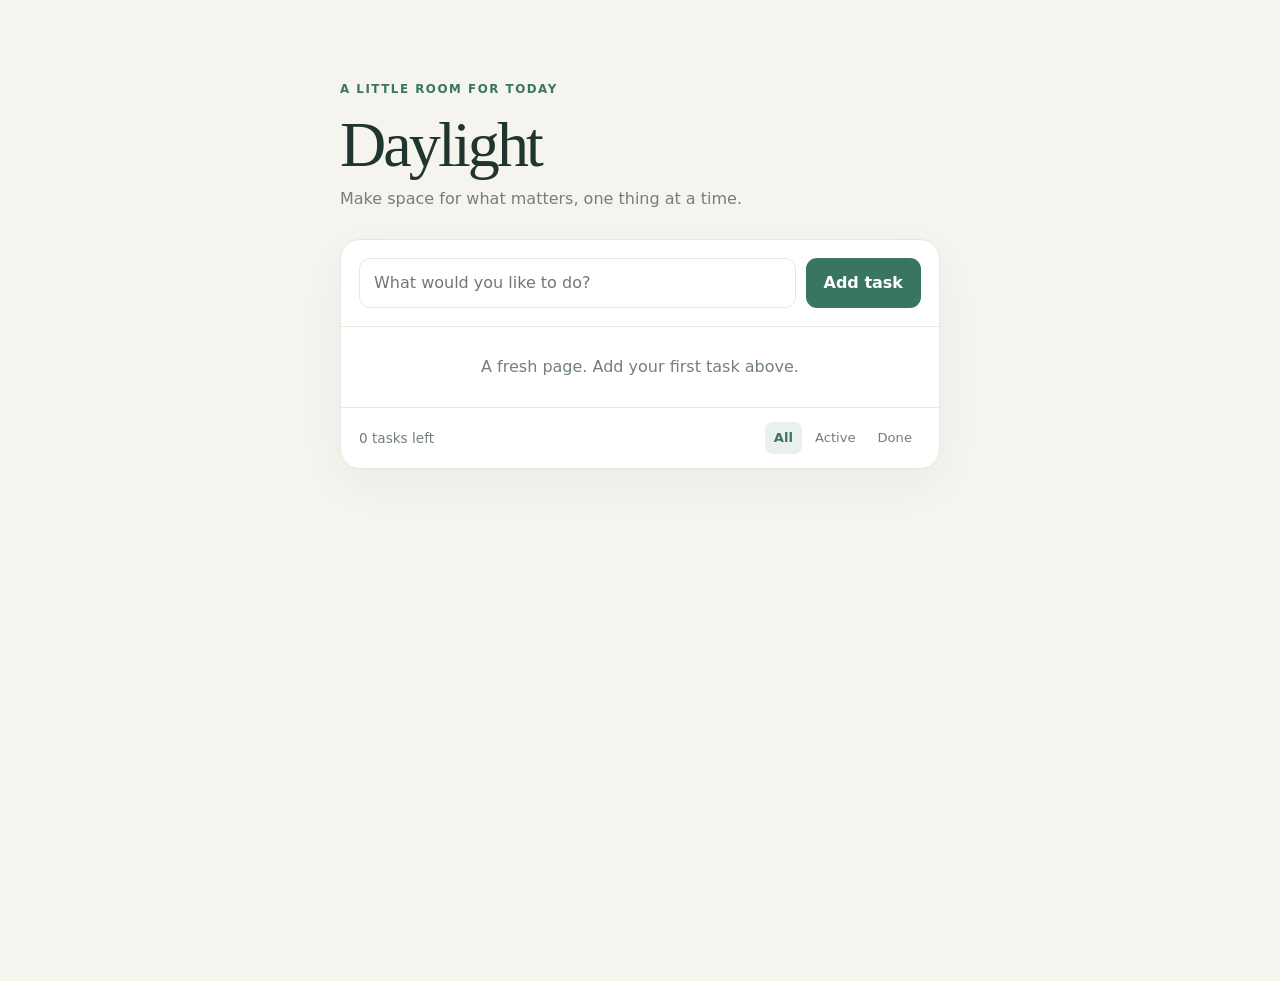
<file: app/static/daylight.html>
<!doctype html>
<html lang="en">
<head>
  <meta charset="utf-8">
  <meta name="viewport" content="width=device-width, initial-scale=1">
  <meta name="theme-color" content="#f5f4ef">
  <title>Daylight · a little task list</title>
  <style>
    :root { color-scheme: light; --ink:#20352f; --muted:#718079; --line:#e6e9e3; --leaf:#397662; --paper:#fff; }
    * { box-sizing:border-box; }
    body { margin:0; min-height:100vh; background:#f5f4ef; color:var(--ink); font:16px/1.5 ui-sans-serif,system-ui,-apple-system,BlinkMacSystemFont,"Segoe UI",sans-serif; }
    main { width:min(100% - 32px, 600px); margin:9vh auto 48px; }
    .eyebrow { color:var(--leaf); font-size:.74rem; font-weight:750; letter-spacing:.13em; text-transform:uppercase; }
    h1 { margin:.25rem 0 0; font:500 clamp(2.4rem,8vw,4rem)/1.05 Georgia,serif; letter-spacing:-.045em; }
    .intro { margin:.55rem 0 1.8rem; color:var(--muted); }
    .card { overflow:hidden; border:1px solid var(--line); border-radius:20px; background:var(--paper); box-shadow:0 16px 45px #25392d0c; }
    form { display:flex; gap:10px; padding:18px; border-bottom:1px solid var(--line); }
    input,button { font:inherit; }
    #task-input { min-width:0; flex:1; padding:12px 14px; border:1px solid var(--line); border-radius:11px; outline:none; }
    #task-input:focus { border-color:var(--leaf); box-shadow:0 0 0 3px #3976621c; }
    button { cursor:pointer; }
    .add { padding:0 18px; border:0; border-radius:11px; background:var(--leaf); color:#fff; font-weight:650; }
    .add:hover { background:#2c6552; }
    .list { margin:0; padding:4px 18px; list-style:none; }
    .task { display:flex; align-items:center; gap:12px; min-height:58px; border-bottom:1px solid var(--line); }
    .task:last-child { border-bottom:0; }
    .task input { width:18px; height:18px; accent-color:var(--leaf); }
    .task label { min-width:0; flex:1; overflow-wrap:anywhere; }
    .task.done label { color:#96a19a; text-decoration:line-through; }
    .delete { padding:7px 9px; border:0; border-radius:8px; background:transparent; color:var(--muted); }
    .delete:hover,.delete:focus-visible { background:#f7ece9; color:#a14e43; }
    .empty { padding:24px 10px; color:var(--muted); text-align:center; }
    .footer { display:flex; align-items:center; justify-content:space-between; gap:12px; padding:14px 18px; border-top:1px solid var(--line); color:var(--muted); font-size:.85rem; }
    .filters { display:flex; gap:4px; }
    .filter { padding:6px 9px; border:0; border-radius:8px; background:transparent; color:var(--muted); font-size:.82rem; }
    .filter[aria-pressed="true"] { background:#eaf1ed; color:var(--leaf); font-weight:700; }
    .filter:focus-visible,.delete:focus-visible,.add:focus-visible { outline:3px solid #39766266; outline-offset:2px; }
    @media (max-width:480px) { main { margin-top:7vh; } .footer { align-items:flex-start; flex-direction:column; } .filters { width:100%; } .filter { flex:1; } form { padding:13px; } .list { padding-inline:13px; } }
  </style>
</head>
<body>
  <main>
    <p class="eyebrow">A little room for today</p>
    <h1>Daylight</h1>
    <p class="intro">Make space for what matters, one thing at a time.</p>
    <section class="card" aria-label="Task list">
      <form id="task-form">
        <label for="task-input" class="visually-hidden" style="position:absolute;width:1px;height:1px;padding:0;margin:-1px;overflow:hidden;clip:rect(0,0,0,0);white-space:nowrap;border:0">New task</label>
        <input id="task-input" type="text" maxlength="180" placeholder="What would you like to do?" autocomplete="off" required>
        <button class="add" type="submit">Add task</button>
      </form>
      <ul class="list" id="task-list" aria-live="polite"></ul>
      <div class="footer">
        <span id="remaining" aria-live="polite">0 tasks left</span>
        <div class="filters" role="group" aria-label="Filter tasks">
          <button class="filter" type="button" data-filter="all" aria-pressed="true">All</button>
          <button class="filter" type="button" data-filter="active" aria-pressed="false">Active</button>
          <button class="filter" type="button" data-filter="done" aria-pressed="false">Done</button>
        </div>
      </div>
    </section>
  </main>
  <script>
    const STORAGE_KEY = "daylight-tasks-v1";
    const form = document.querySelector("#task-form");
    const input = document.querySelector("#task-input");
    const list = document.querySelector("#task-list");
    const remaining = document.querySelector("#remaining");
    let filter = "all";
    let tasks = [];
    try {
      const saved = JSON.parse(localStorage.getItem(STORAGE_KEY) || "[]");
      if (Array.isArray(saved)) tasks = saved.filter(task => task && typeof task.text === "string").map(task => ({ id: String(task.id), text: task.text, done: Boolean(task.done) }));
    } catch { tasks = []; }
    function save() { localStorage.setItem(STORAGE_KEY, JSON.stringify(tasks)); }
    function render() {
      const visible = tasks.filter(task => filter === "all" || (filter === "active" ? !task.done : task.done));
      list.replaceChildren();
      if (!visible.length) {
        const empty = document.createElement("li"); empty.className = "empty";
        empty.textContent = tasks.length ? "Nothing here for this filter." : "A fresh page. Add your first task above.";
        list.append(empty);
      }
      for (const task of visible) {
        const row = document.createElement("li"); row.className = `task${task.done ? " done" : ""}`;
        const check = document.createElement("input"); check.type = "checkbox"; check.checked = task.done; check.id = `task-${task.id}`; check.setAttribute("aria-label", `Mark ${task.text} ${task.done ? "active" : "done"}`);
        check.addEventListener("change", () => { task.done = check.checked; save(); render(); });
        const label = document.createElement("label"); label.htmlFor = check.id; label.textContent = task.text;
        const remove = document.createElement("button"); remove.type = "button"; remove.className = "delete"; remove.textContent = "Delete"; remove.setAttribute("aria-label", `Delete ${task.text}`);
        remove.addEventListener("click", () => { tasks = tasks.filter(item => item.id !== task.id); save(); render(); });
        row.append(check, label, remove); list.append(row);
      }
      const count = tasks.filter(task => !task.done).length;
      remaining.textContent = `${count} task${count === 1 ? "" : "s"} left`;
      document.querySelectorAll("[data-filter]").forEach(button => button.setAttribute("aria-pressed", String(button.dataset.filter === filter)));
    }
    form.addEventListener("submit", event => {
      event.preventDefault(); const text = input.value.trim(); if (!text) return;
      tasks.push({ id: crypto.randomUUID(), text, done: false }); input.value = ""; save(); render(); input.focus();
    });
    document.querySelectorAll("[data-filter]").forEach(button => button.addEventListener("click", () => { filter = button.dataset.filter; render(); }));
    render();
  </script>
</body>
</html>
</file>
